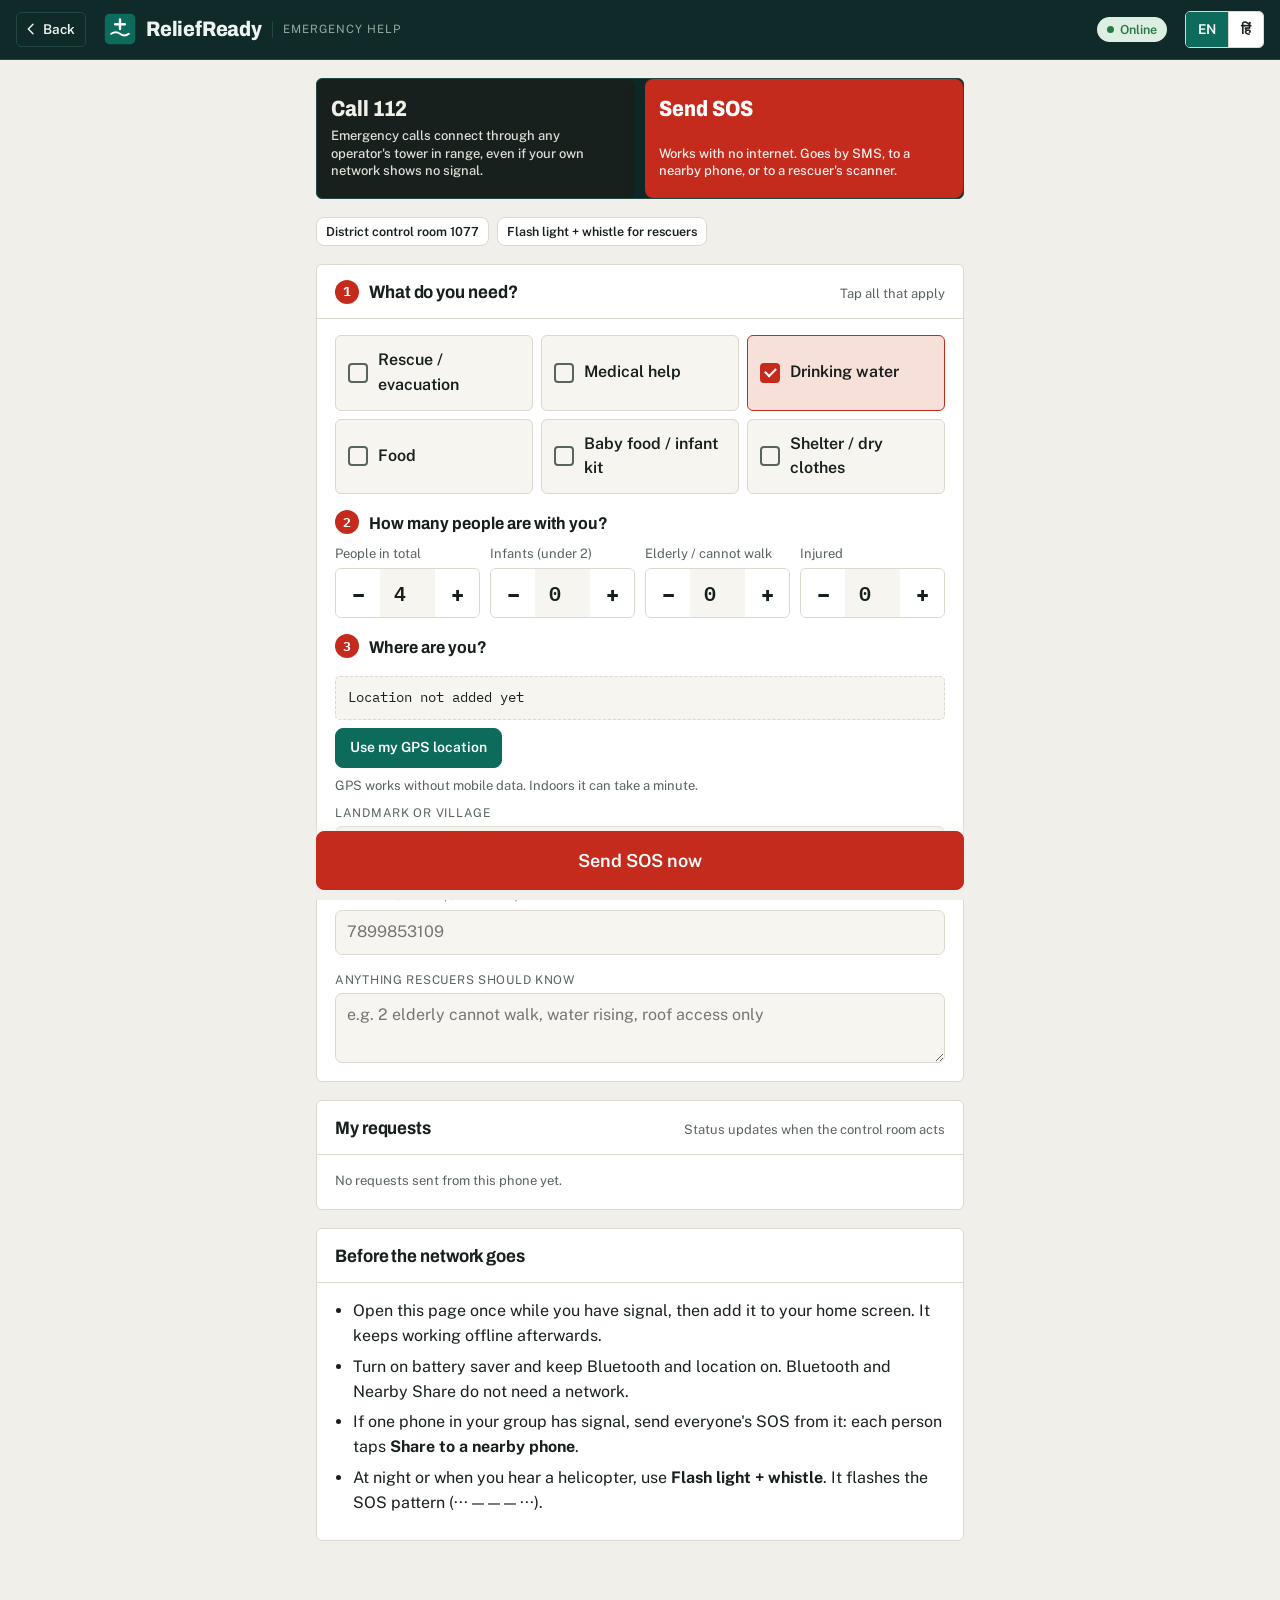
<file: sos.html>
<!doctype html>
<html lang="en">
<head>
<meta charset="utf-8">
<meta name="viewport" content="width=device-width, initial-scale=1, viewport-fit=cover">
<link rel="icon" href="icon.svg">
<title>ReliefReady SOS</title>
<meta name="theme-color" content="#C42E12">
<link rel="manifest" href="manifest.webmanifest">
<link rel="stylesheet" href="https://fonts.googleapis.com/css2?family=Archivo:wdth,wght@75..100,500..800&family=IBM+Plex+Mono:wght@400;500;600&family=Public+Sans:wght@400;500;600;700&family=Noto+Sans+Devanagari:wght@400;600;700&display=swap">
<link rel="stylesheet" href="assets/common.css">
<style>
body{font-size:16px}
body:lang(hi){font-family:"Noto Sans Devanagari",var(--f-body)}
.sosmain{max-width:680px;margin:0 auto;padding-block:18px 40px;display:flex;flex-direction:column;gap:16px}
.hero{display:grid;grid-template-columns:1fr 1fr;gap:10px}
.big{text-align:left;border-radius:8px;border:0;padding:18px 14px;font:800 22px/1.1 var(--f-display);font-stretch:85%;cursor:pointer;text-decoration:none;display:flex;flex-direction:column;align-items:flex-start;gap:6px;min-height:104px;justify-content:space-between}
.big small{font:500 13px/1.35 var(--f-body);opacity:.92}
.big.call{background:var(--ink);color:var(--bg)}
.big.send{background:var(--sos);color:var(--sos-ink)}
@media (max-width:420px){.hero{grid-template-columns:1fr}}
.callrow{display:flex;flex-wrap:wrap;gap:8px;font-size:13.5px}
.needs{display:grid;grid-template-columns:repeat(auto-fit,minmax(150px,1fr));gap:8px}
.need{display:flex;align-items:center;gap:10px;padding:12px;border:1.5px solid var(--line);border-radius:6px;background:var(--sunk);cursor:pointer;font-weight:600;text-align:left}
.need[aria-pressed=true]{border-color:var(--sos);background:var(--sos-soft);color:var(--ink)}
.need .box{width:20px;height:20px;border:2px solid var(--muted);border-radius:4px;flex:none;display:grid;place-items:center}
.need[aria-pressed=true] .box{background:var(--sos);border-color:var(--sos)}
.need[aria-pressed=true] .box::after{content:"";width:9px;height:5px;border:2.5px solid var(--sos-ink);border-top:0;border-right:0;transform:rotate(-45deg) translate(1px,-1px)}
.counts{display:grid;grid-template-columns:repeat(auto-fit,minmax(140px,1fr));gap:10px}
.stepper{display:flex;flex-direction:column;gap:4px}
.stepper div{display:grid;grid-template-columns:44px minmax(0,1fr) 44px;border:1px solid var(--line);border-radius:6px;overflow:hidden;background:var(--sunk)}
.stepper button{border:0;background:var(--surface);font:700 22px var(--f-mono);cursor:pointer}
.stepper input{border:0;text-align:center;font:600 20px var(--f-mono);background:transparent;padding:8px 0}
.loc{display:flex;flex-direction:column;gap:8px}
.locstate{font-family:var(--f-mono);font-size:14px;padding:10px 12px;background:var(--sunk);border:1px dashed var(--line);border-radius:5px}
.sendbar{position:sticky;bottom:0;padding-block:10px calc(10px + env(safe-area-inset-bottom,0px));background:linear-gradient(to top,var(--bg) 70%,transparent)}
.sendbar .btn{width:100%;padding:15px;font-size:18px}
.channels{list-style:none;margin:0;padding:0;display:flex;flex-direction:column}
.channels>li{display:grid;grid-template-columns:34px minmax(0,1fr);gap:4px 12px;padding:14px 0;border-bottom:1px solid var(--line)}
.channels>li:last-child{border-bottom:0}
.channels .n{font:700 20px/1 var(--f-display);color:var(--muted);padding-top:3px}
.channels h3{font-size:17px;display:flex;flex-wrap:wrap;gap:8px;align-items:center}
.channels .body{display:flex;flex-direction:column;gap:8px;min-width:0}
.code{font:500 13.5px/1.5 var(--f-mono);background:var(--sunk);border:1px solid var(--line);border-radius:5px;padding:10px 12px;word-break:break-all;user-select:all}
.qr{background:#fff;padding:10px;border-radius:6px;width:max-content;max-width:100%}
.qr svg{display:block;width:200px;height:200px;max-width:100%}
.strobe{position:fixed;inset:0;z-index:3000;background:#000;color:#fff;display:flex;flex-direction:column;align-items:center;justify-content:flex-end;padding:24px 16px calc(32px + env(safe-area-inset-bottom,0px))}
.strobe.on{background:#fff;color:#000}
.strobe button{font:700 18px var(--f-body);padding:14px 28px;border-radius:8px;border:2px solid currentColor;background:transparent;color:inherit}
.lang{display:inline-flex}
.mine .rows>li{gap:3px}
.tips li{margin-bottom:6px}
.sn{display:inline-grid;place-items:center;width:24px;height:24px;border-radius:50%;background:var(--sos);color:var(--sos-ink);font:700 13px var(--f-mono);margin-right:10px;vertical-align:2px}
.q{font:700 17px var(--f-display);font-stretch:92%;margin-bottom:10px}
.big{box-shadow:0 8px 24px rgba(15,27,45,.12)}
.sosmain{gap:18px}
</style>
<style>[hidden]{display:none!important}img{max-width:100%}</style>
</head>
<body>


<header class="bar"><div class="wrap">
  <a class="backbtn" href="index.html" data-back aria-label="Go back"><svg viewBox="0 0 24 24" width="16" height="16" aria-hidden="true"><path d="M15 5l-7 7 7 7" fill="none" stroke="currentColor" stroke-width="2.2" stroke-linecap="round" stroke-linejoin="round"/></svg>Back</a>
  <a class="logo" href="index.html">${logo}<b>ReliefReady</b><span data-t="tag">Emergency help</span></a>
  <span class="grow"></span>
  <span class="net" id="net">Online</span>
  <div class="seg lang" role="group" aria-label="Language"><button type="button" data-lang="en" aria-pressed="true">EN</button><button type="button" data-lang="hi" aria-pressed="false">हिं</button></div>
</div></header>

<main class="wrap sosmain">
  <div class="hero">
    <a class="big call" href="tel:112" id="call112"><span data-t="call">Call 112</span><small data-t="callsub">Emergency calls connect through any operator's tower in range, even if your own network shows no signal.</small></a>
    <button class="big send" type="button" id="jump"><span data-t="sos">Send SOS</span><small data-t="sossub">Works with no internet. Goes by SMS, to a nearby phone, or to a rescuer's scanner.</small></button>
  </div>
  <div class="callrow"><a class="btn small" href="tel:1077" data-t="call1077">District control room 1077</a><button class="btn small" type="button" id="strobeBtn" data-t="signal">Flash light + whistle for rescuers</button></div>

  <section class="panel" id="form" aria-labelledby="h-need">
    <div class="ph"><h2 id="h-need"><span class="sn">1</span><span data-t="what">What do you need?</span></h2><span class="sub" data-t="pick">Tap all that apply</span></div>
    <div class="pb stack">
      <div class="needs" id="needs"></div>
      <div>
        <div class="q"><span class="sn">2</span><span data-t="who">How many people are with you?</span></div>
        <div class="counts" id="counts"></div>
      </div>
      <div class="loc">
        <div class="q"><span class="sn">3</span><span data-t="where">Where are you?</span></div>
        <div class="locstate" id="locState">Location not added yet</div>
        <div class="btns"><button type="button" class="btn primary" id="gps" data-t="gps">Use my GPS location</button></div>
        <p class="hint" data-t="gpsnote">GPS works without mobile data. Indoors it can take a minute.</p>
        <div class="field"><label for="place" data-t="landmark">Landmark or village</label><input type="text" id="place" placeholder="e.g. Tumbasogu, near the temple"></div>
      </div>
      <div class="grid2">
        <div class="field"><label for="phone" data-t="phone">Phone number (optional)</label><input type="tel" id="phone" inputmode="tel" placeholder="7899853109"></div>
      </div>
      <div class="field"><label for="note" data-t="note">Anything rescuers should know</label><textarea id="note" maxlength="300" placeholder="e.g. 2 elderly cannot walk, water rising, roof access only"></textarea></div>
    </div>
  </section>

  <section class="panel" id="delivery" hidden aria-labelledby="h-del">
    <div class="ph"><h2 id="h-del" data-t="sent">Your SOS is ready</h2><span class="sub" id="delSub"></span></div>
    <div class="pb"><ol class="channels" id="channels"></ol></div>
  </section>

  <section class="panel mine" aria-labelledby="h-mine">
    <div class="ph"><h2 id="h-mine" data-t="mine">My requests</h2><span class="sub" data-t="minesub">Status updates when the control room acts</span></div>
    <div class="pb" id="mine"></div>
  </section>

  <section class="panel" aria-labelledby="h-tips">
    <div class="ph"><h2 id="h-tips" data-t="tips">Before the network goes</h2></div>
    <div class="pb"><ul class="tips" style="margin:0;padding-left:18px">
      <li>Open this page once while you have signal, then add it to your home screen. It keeps working offline afterwards.</li>
      <li>Turn on battery saver and keep Bluetooth and location on. Bluetooth and Nearby Share do not need a network.</li>
      <li>If one phone in your group has signal, send everyone's SOS from it: each person taps <b>Share to a nearby phone</b>.</li>
      <li>At night or when you hear a helicopter, use <b>Flash light + whistle</b>. It flashes the SOS pattern (··· — — — ···).</li>
    </ul></div>
  </section>
  <div class="sendbar" id="sendbar"><button class="btn danger" type="button" id="send" data-t="sendbtn">Send SOS now</button></div>
</main>
<div class="strobe" id="strobe" hidden><button type="button" id="stopStrobe">Stop signal</button></div>

<script src="assets/qrcode.js"></script>
<script src="assets/config.js"></script>
<script src="assets/common.js"></script>
<script>
(function(){
const $ = id => document.getElementById(id);
document.querySelector('.logo').innerHTML = document.querySelector('.logo').innerHTML.replace('${logo}', RR.logo);
RR.netBadge($('net'));

/* i18n */
const T = {
 hi:{tag:'आपातकालीन सहायता',call:'112 पर कॉल करें',callsub:'आपातकालीन कॉल किसी भी कंपनी के नज़दीकी टावर से जुड़ जाती है, भले ही आपके नेटवर्क में सिग्नल न हो।',sos:'SOS भेजें',sossub:'इंटरनेट के बिना भी काम करता है। SMS, पास के फ़ोन या बचावकर्मी के स्कैनर से जाता है।',call1077:'ज़िला नियंत्रण कक्ष 1077',signal:'बचावकर्मियों के लिए रोशनी + सीटी',what:'आपको क्या चाहिए?',pick:'जो भी लागू हो, चुनें',who:'आपके साथ कितने लोग हैं?',where:'आप कहाँ हैं?',gps:'मेरी GPS लोकेशन लें',gpsnote:'GPS बिना मोबाइल डेटा के काम करता है। घर के अंदर एक मिनट लग सकता है।',landmark:'पहचान का स्थान या गाँव',phone:'फ़ोन नंबर (वैकल्पिक)',note:'बचावकर्मियों को और क्या जानना चाहिए',sent:'आपका SOS तैयार है',mine:'मेरे अनुरोध',minesub:'नियंत्रण कक्ष के कार्रवाई करने पर स्थिति बदलेगी',tips:'नेटवर्क जाने से पहले',sendbtn:'अभी SOS भेजें',people:'कुल लोग',infants:'शिशु (2 वर्ष से कम)',elderly:'बुज़ुर्ग / चल नहीं सकते',injured:'घायल'},
 en:{people:'People in total',infants:'Infants (under 2)',elderly:'Elderly / cannot walk',injured:'Injured'}
};
const EN = {}; document.querySelectorAll('[data-t]').forEach(el => EN[el.dataset.t] = el.textContent);
let lang = 'en'; try{ lang = localStorage.getItem('rr.lang') || 'en'; }catch(e){}
const t = k => (T[lang]&&T[lang][k]) || T.en[k] || EN[k] || k;
function applyLang(){
  document.documentElement.lang = lang;
  document.querySelectorAll('[data-t]').forEach(el => el.textContent = t(el.dataset.t));
  document.querySelectorAll('[data-lang]').forEach(b => b.setAttribute('aria-pressed', b.dataset.lang===lang));
  renderNeeds(); renderCounts();
}
document.querySelectorAll('[data-lang]').forEach(b => b.onclick = () => { lang = b.dataset.lang; try{ localStorage.setItem('rr.lang', lang); }catch(e){} applyLang(); });

/* form state */
const F = {needs:new Set(['water']), people:4, infants:0, elderly:0, injured:0, lat:null, lon:null, acc:null};
function renderNeeds(){
  $('needs').innerHTML = RR.NEEDS.map(n => `<button type="button" class="need" data-need="${n.k}" aria-pressed="${F.needs.has(n.k)}"><span class="box"></span>${lang==='hi'?n.hi:n.en}</button>`).join('');
}
function renderCounts(){
  $('counts').innerHTML = ['people','infants','elderly','injured'].map(k => `<div class="stepper"><label class="lbl" for="c-${k}" style="text-transform:none;letter-spacing:0;font-size:13px">${t(k)}</label><div><button type="button" data-step="${k}" data-d="-1" aria-label="Fewer">−</button><input type="number" id="c-${k}" min="0" max="999" value="${F[k]}" data-count="${k}"><button type="button" data-step="${k}" data-d="1" aria-label="More">+</button></div></div>`).join('');
}
document.addEventListener('click', e => {
  const n = e.target.closest('[data-need]'); if(n){ const k = n.dataset.need; F.needs.has(k)?F.needs.delete(k):F.needs.add(k); n.setAttribute('aria-pressed', F.needs.has(k)); return; }
  const s = e.target.closest('[data-step]'); if(s){ const k = s.dataset.step; F[k] = Math.max(k==='people'?1:0, (F[k]|0) + +s.dataset.d); $('c-'+k).value = F[k]; }
});
document.addEventListener('change', e => { if(e.target.dataset.count){ const k=e.target.dataset.count; F[k]=Math.max(k==='people'?1:0, Math.round(+e.target.value||0)); e.target.value=F[k]; } });
$('jump').onclick = () => $('form').scrollIntoView({behavior:'smooth'});

/* GPS */
function locText(){ $('locState').textContent = F.lat!=null ? `${F.lat.toFixed(5)}, ${F.lon.toFixed(5)}  ·  ±${Math.round(F.acc)} m` : 'Location not added yet'; }
$('gps').onclick = () => {
  if(!navigator.geolocation){ $('locState').textContent = 'This phone cannot share its location here. Type a landmark below.'; return; }
  $('locState').textContent = 'Finding your position…';
  navigator.geolocation.getCurrentPosition(p => { F.lat = p.coords.latitude; F.lon = p.coords.longitude; F.acc = p.coords.accuracy; locText(); },
    err => { $('locState').textContent = err.code===1 ? 'Location permission was refused. Type a landmark below so rescuers can find you.' : 'Could not get a GPS fix. Move near a window or type a landmark below.'; },
    {enableHighAccuracy:true, timeout:60000, maximumAge:120000});
};

/* send */
let current = null;
$('send').onclick = () => {
  if(F.lat==null && !$('place').value.trim()){ RR.toast('Add your GPS location or a landmark first.'); $('gps').focus(); return; }
  const s = {id:'sos-'+Date.now().toString(36), createdAt:Date.now(), lat:F.lat, lon:F.lon, place:$('place').value.trim(), people:F.people, infants:F.infants, elderly:F.elderly, injured:F.injured,
    needs:[...F.needs], note:$('note').value.trim(), phone:$('phone').value.trim(), channel:'app', status:'new'};
  s.code = RR.encodeSOS(s);
  current = s;
  try{ const m = JSON.parse(localStorage.getItem('rr.mine')||'[]'); m.unshift(s.id); localStorage.setItem('rr.mine', JSON.stringify(m.slice(0,20))); localStorage.setItem('rr.mine.'+s.id, JSON.stringify(s)); }catch(e){}
  let net;
  if(!RR.CONFIG.api){ RR.store.put('sos', s); net = 'demo'; }
  else if(RR.online()){ RR.store.put('sos', s); net = 'sending'; const p = RR.store.lastPush; p && p.then(ok => { if(current===s) renderDelivery(ok ? 'sent' : 'retry'); }); }
  else { RR.outbox.add({col:'sos', doc:s}); net = 'queued'; }
  renderDelivery(net);
  $('delivery').hidden = false; $('delivery').scrollIntoView({behavior:'smooth'});
  renderMine();
};
document.addEventListener('rr-outbox-sent', () => { if(current) renderDelivery('sent'); });

function renderDelivery(net){
  const s = current, code = s.code;
  $('delSub').textContent = 'Reference '+s.id.slice(4).toUpperCase();
  const sms = `sms:${RR.CONFIG.smsGateway}?body=${encodeURIComponent(code)}`;
  let qr = ''; try{ const q = qrcode(0,'M'); q.addData(code); q.make(); qr = q.createSvgTag({cellSize:4, margin:2, scalable:true}); }catch(e){ qr=''; }
  $('channels').innerHTML = `
  <li><span class="n">1</span><div class="body"><h3>Internet ${({sent:'<span class="pill ok">Delivered to control room</span>', sending:'<span class="pill info">Sending…</span>', retry:'<span class="pill warn">Server not answering, retrying</span>', demo:'<span class="pill warn">Demo mode: not shared</span>'})[net] || '<span class="pill warn">No signal, queued</span>'}</h3>
    <p class="hint">${({sent:'The district control room can see your request and location now.', sending:'Sending to the district control room. If the server was idle this can take up to a minute.', retry:'Saved on this phone. It is sent again automatically every 15 seconds until the control room server answers. Use SMS below meanwhile.', demo:'This site has no server address set, so the request is saved only on this phone and the control room cannot see it. Set RR_API_URL in assets/config.js.'})[net] || 'Saved on this phone. It sends by itself the moment any data signal returns. Use the options below meanwhile.'}</p></div></li>
  <li><span class="n">2</span><div class="body"><h3>SMS <span class="pill info">Needs only 1 bar of 2G</span></h3>
    <p class="hint">Sends this short code to the ReliefReady SMS line (${RR.esc(RR.CONFIG.smsGateway)}). The control room reads it automatically.</p>
    <div class="code" id="code">${RR.esc(code)}</div>
    <div class="btns"><a class="btn primary" href="${sms}">Send as SMS</a><button type="button" class="btn" id="copyCode">Copy code</button></div></div></li>
  <li><span class="n">3</span><div class="body"><h3>Share to a nearby phone <span class="pill info">Bluetooth · Nearby/Quick Share · WhatsApp</span></h3>
    <p class="hint">No network at all? Pass your SOS to anyone nearby, over Bluetooth or Quick Share. Whoever reaches signal first forwards it. Aid drivers carry these out automatically.</p>
    <div class="btns"><button type="button" class="btn primary" id="share">Share to a nearby phone</button></div></div></li>
  <li><span class="n">4</span><div class="body"><h3>Show to a rescuer or aid driver</h3>
    <p class="hint">Rescue teams and ReliefReady drivers scan this code. It holds your full request, so it works with no signal on either phone.</p>
    ${qr?`<div class="qr" role="img" aria-label="QR code of your SOS">${qr}</div>`:''}</div></li>`;
  $('copyCode').onclick = e => RR.copy(code, e.target);
  $('share').onclick = async () => {
    const text = `SOS from ReliefReady. Please forward to ${RR.CONFIG.smsGateway} by SMS or to the district control room (1077):\n${code}`;
    try{
      if(navigator.share){
        let files; try{ files = [new File([text], 'SOS-'+s.id.slice(4)+'.txt', {type:'text/plain'})]; }catch(e){}
        if(files && navigator.canShare && navigator.canShare({files})) await navigator.share({title:'SOS', text, files});
        else await navigator.share({title:'SOS', text});
      } else { RR.copy(text); RR.toast('Sharing is not available here. The SOS text is copied; paste it into Bluetooth or a message.'); }
    }catch(e){ if(e && e.name!=='AbortError') { RR.copy(text); RR.toast('Sharing was blocked here. The SOS text is copied instead.'); } }
  };
}

/* my requests */
const STATUS = {new:['Received, waiting for review','warn'], verified:['Verified by control room','info'], assigned:['Help assigned, vehicle on the way','info'], served:['Aid delivered','ok'], escalated:['Sent to rescue agencies','bad']};
function renderMine(){
  let ids = []; try{ ids = JSON.parse(localStorage.getItem('rr.mine')||'[]'); }catch(e){}
  const out = RR.outbox.all().map(x=>x.doc.id);
  if(!ids.length){ $('mine').innerHTML = '<p class="hint">No requests sent from this phone yet.</p>'; return; }
  $('mine').innerHTML = '<ul class="rows">'+ids.map(id => {
    let s = RR.CONFIG.api ? null : RR.store.get('sos', id); let local = null; try{ local = JSON.parse(localStorage.getItem('rr.mine.'+id)||'null'); }catch(e){}
    s = s || local; if(!s) return '';
    const st = out.includes(id) ? ['Queued on this phone, no signal yet','warn'] : (STATUS[s.status]||STATUS.new);
    return `<li><div class="rowhead"><b>${RR.esc(s.place||'GPS '+(s.lat||0).toFixed(3)+', '+(s.lon||0).toFixed(3))}</b><span class="pill ${st[1]}">${st[0]}</span></div>
      <span class="meta">${s.people} people · ${(s.needs||[]).map(k=>RR.NEEDS.find(n=>n.k===k)?.en).join(', ')} · ${RR.ago(s.createdAt)}</span></li>`;
  }).join('')+'</ul>';
}
RR.store.on(renderMine);
async function refreshStatuses(){
  if(!RR.CONFIG.api) return; let ids = []; try{ ids = JSON.parse(localStorage.getItem('rr.mine')||'[]'); }catch(e){}
  for(const id of ids.slice(0,10)){ const r = await RR.publicStatus(id); if(r){ try{ const l = JSON.parse(localStorage.getItem('rr.mine.'+id)||'null'); if(l && l.status!==r.status){ l.status = r.status; localStorage.setItem('rr.mine.'+id, JSON.stringify(l)); } }catch(e){} } }
  renderMine();
}
refreshStatuses(); setInterval(refreshStatuses, 30000);

/* strobe + whistle in SOS pattern */
let strobeTimer = null, ac = null;
const PATTERN = [1,1,1,1,1,3, 3,1,3,1,3,3, 1,1,1,1,1,7]; // on/off units: S O S gap
$('strobeBtn').onclick = () => {
  $('strobe').hidden = false;
  try{ document.documentElement.requestFullscreen && document.documentElement.requestFullscreen().catch(()=>{}); }catch(e){}
  try{ ac = new (window.AudioContext||window.webkitAudioContext)(); }catch(e){ ac = null; }
  let i = 0; const unit = 220;
  const tick = () => {
    const on = i%2===0, d = PATTERN[i%PATTERN.length]*unit;
    $('strobe').classList.toggle('on', on);
    if(on && ac){ const o = ac.createOscillator(), g = ac.createGain(); o.frequency.value = 3150; g.gain.value = .5; o.connect(g).connect(ac.destination); o.start(); o.stop(ac.currentTime + d/1000); }
    i++; strobeTimer = setTimeout(tick, d);
  };
  tick();
};
$('stopStrobe').onclick = () => { clearTimeout(strobeTimer); $('strobe').hidden = true; try{ ac && ac.close(); }catch(e){} try{ document.fullscreenElement && document.exitFullscreen(); }catch(e){} };

applyLang(); renderMine(); RR.outbox.flush();
})();
</script>

</body>
</html>
</file>
<file: assets/common.css>
/* ReliefReady shared styles. Operations-room look: deep petrol-green chrome, warm paper working surfaces, one teal accent, red reserved for emergencies. */
:root{
  --bg:#F1EFE9; --surface:#FFFFFF; --sunk:#F7F5F0; --ink:#17201D; --muted:#59645E; --line:#DCD8CE;
  --accent:#0D6B5B; --accent-soft:#DCEEE8; --accent-ink:#FFFFFF;
  --navy:#0F2A28; --navy-2:#173B38; --navy-ink:#EDF3F0; --navy-muted:#93ACA5; --navy-line:#214643;
  --sos:#C42B1C; --sos-ink:#FFFFFF; --sos-soft:#F8E0DA;
  --ok:#2A7845; --ok-bg:#DCEFE2; --warn:#975A00; --warn-bg:#F7E7C6; --bad:#BA2E1C; --bad-bg:#F7DDD7;
  --map:#E4E6DE; --boat:#0B7380;
  --shadow:none;
  --f-display:"Archivo","Arial Narrow",Arial,sans-serif;
  --f-body:"Public Sans",system-ui,-apple-system,"Segoe UI",sans-serif;
  --f-mono:"IBM Plex Mono",ui-monospace,SFMono-Regular,Menlo,monospace;
  --r:6px;
}
@media (prefers-color-scheme: dark){:root:not([data-theme="light"]){
  --bg:#0C1312; --surface:#131C1A; --sunk:#101816; --ink:#E6EEEA; --muted:#94A49E; --line:#25322E;
  --accent:#5BC6AC; --accent-soft:#12372F; --accent-ink:#04110D;
  --navy:#081210; --navy-2:#12221F; --navy-ink:#E6EEEA; --navy-muted:#8DA39C; --navy-line:#1C2F2B;
  --sos:#F06A4F; --sos-ink:#170805; --sos-soft:#3D1F16;
  --ok:#62BE88; --ok-bg:#15301F; --warn:#E1AA4E; --warn-bg:#36290F; --bad:#F2825A; --bad-bg:#3B1C14;
  --map:#14201D; --boat:#4FC3CF; --shadow:0 1px 2px rgba(0,0,0,.3); color-scheme:dark}}
:root[data-theme="dark"]{
  --bg:#0C1312; --surface:#131C1A; --sunk:#101816; --ink:#E6EEEA; --muted:#94A49E; --line:#25322E;
  --accent:#5BC6AC; --accent-soft:#12372F; --accent-ink:#04110D;
  --navy:#081210; --navy-2:#12221F; --navy-ink:#E6EEEA; --navy-muted:#8DA39C; --navy-line:#1C2F2B;
  --sos:#F06A4F; --sos-ink:#170805; --sos-soft:#3D1F16;
  --ok:#62BE88; --ok-bg:#15301F; --warn:#E1AA4E; --warn-bg:#36290F; --bad:#F2825A; --bad-bg:#3B1C14;
  --map:#14201D; --boat:#4FC3CF; --shadow:0 1px 2px rgba(0,0,0,.3); color-scheme:dark}
*{box-sizing:border-box}
html,body{margin:0}
body{background:var(--bg);color:var(--ink);font:15px/1.55 var(--f-body)}
h1,h2,h3{font-family:var(--f-display);font-stretch:92%;margin:0;text-wrap:balance;letter-spacing:-.005em}
.mono,.num{font-family:var(--f-mono);font-variant-numeric:tabular-nums}
.wrap{max-width:1320px;margin:0 auto;padding-left:max(16px,env(safe-area-inset-left,0px));padding-right:max(16px,env(safe-area-inset-right,0px))}
button,input,select,textarea{font:inherit;color:inherit}
:focus-visible{outline:2px solid var(--accent);outline-offset:2px}
a{color:var(--accent)}
.hint{color:var(--muted);font-size:13px;margin:0}

/* top bar: navy brand chrome */
.bar{background:var(--navy);color:var(--navy-ink);border-bottom:1px solid var(--navy-line);position:sticky;top:env(safe-area-inset-top,0px);z-index:900}
body::before{content:"";position:fixed;inset:0 0 auto;height:env(safe-area-inset-top,0px);z-index:1000;background:var(--navy)}
.bar .wrap{display:flex;flex-wrap:wrap;align-items:center;gap:8px 18px;padding-block:11px}
.logo{display:flex;align-items:center;gap:10px;text-decoration:none;color:var(--ink);min-width:0}
.bar .logo,.side .logo,.brandside .logo{color:var(--navy-ink)}
.logo svg{width:32px;height:32px;flex:none}
.logo b{font:800 21px/1 var(--f-display);font-stretch:90%;letter-spacing:-.01em}
.logo span{font-size:11.5px;color:var(--muted);text-transform:uppercase;letter-spacing:.09em;white-space:nowrap;border-left:1px solid var(--line);padding-left:10px}
.bar .logo span{color:var(--navy-muted);border-color:var(--navy-line)}
@media (max-width:560px){.logo span{display:none}}
.bar .grow{flex:1}
.who{display:flex;align-items:center;gap:10px;font-size:13.5px;min-width:0}
.bar .who .hint{color:var(--navy-muted)}
.bar .btn{background:transparent;border-color:var(--navy-line);color:var(--navy-ink)}
.bar .btn:hover{border-color:var(--navy-muted);color:#fff}
.net{display:inline-flex;align-items:center;gap:6px;font-size:12.5px;font-weight:600;padding:3px 10px;border-radius:999px;background:var(--ok-bg);color:var(--ok);white-space:nowrap}
.net::before{content:"";width:7px;height:7px;border-radius:50%;background:currentColor}
.net.off{background:var(--bad-bg);color:var(--bad)}

/* panels */
.panel{background:var(--surface);border:1px solid var(--line);border-radius:var(--r);min-width:0;box-shadow:var(--shadow)}
.ph{display:flex;flex-wrap:wrap;gap:6px 14px;align-items:baseline;justify-content:space-between;padding:14px 18px 11px;border-bottom:1px solid var(--line)}
.ph h2{font-size:18px;font-weight:700}
.ph .sub{color:var(--muted);font-size:13px}
.pb{padding:16px 18px 18px}
.stack{display:flex;flex-direction:column;gap:16px;min-width:0}

/* forms */
.grid2{display:grid;grid-template-columns:repeat(auto-fit,minmax(150px,1fr));gap:12px}
.field{display:flex;flex-direction:column;gap:4px;min-width:0}
.field label,.lbl{font-size:12px;color:var(--muted);text-transform:uppercase;letter-spacing:.06em}
input[type=number],input[type=text],input[type=password],input[type=tel],select,textarea{background:var(--sunk);border:1px solid var(--line);border-radius:7px;padding:9px 11px;width:100%;min-width:0}
input:focus,select:focus,textarea:focus{outline:2px solid var(--accent-soft);border-color:var(--accent)}
textarea{resize:vertical;min-height:70px}
input[type=number]{font-family:var(--f-mono)}
.btn{background:var(--surface);border:1px solid var(--line);border-radius:8px;padding:8px 14px;cursor:pointer;font-weight:600;font-size:14px;display:inline-flex;align-items:center;justify-content:center;gap:7px;text-decoration:none;color:var(--ink)}
.btn:hover{border-color:var(--accent);color:var(--accent)}
.btn.primary{background:var(--accent);border-color:var(--accent);color:var(--accent-ink)}
.btn.primary:hover{color:var(--accent-ink);filter:brightness(1.08)}
.btn.danger{background:var(--sos);border-color:var(--sos);color:var(--sos-ink)}
.btn.danger:hover{color:var(--sos-ink);filter:brightness(1.08)}
.btn.small{padding:4px 9px;font-size:12.5px}
.btn[disabled]{opacity:.5;cursor:not-allowed}
.btns{display:flex;flex-wrap:wrap;gap:8px}
.seg{display:inline-flex;border:1px solid var(--line);border-radius:5px;overflow:hidden;flex-wrap:wrap}
.seg button{border:0;background:var(--surface);color:var(--ink);padding:7px 12px;cursor:pointer;font-weight:600;font-size:13.5px;border-right:1px solid var(--line)}
.seg button:last-child{border-right:0}
.seg button[aria-pressed=true]{background:var(--accent);color:var(--accent-ink)}

.pill{display:inline-block;padding:2px 8px;border-radius:999px;font-size:12px;font-weight:600;white-space:nowrap;background:var(--sunk);color:var(--muted)}
.pill.ok{background:var(--ok-bg);color:var(--ok)} .pill.warn{background:var(--warn-bg);color:var(--warn)} .pill.bad{background:var(--bad-bg);color:var(--bad)} .pill.info{background:var(--accent-soft);color:var(--accent)}

table{border-collapse:collapse;width:100%;font-size:13.5px}
th{text-align:left;font-weight:600;font-size:11.5px;text-transform:uppercase;letter-spacing:.06em;color:var(--muted);padding:8px 10px;border-bottom:1px solid var(--line);white-space:nowrap}
td{padding:9px 10px;border-bottom:1px solid var(--line);vertical-align:top}
tr:last-child td{border-bottom:0}
.tw{overflow-x:auto}

/* list rows */
.rows{list-style:none;margin:0;padding:0}
.rows>li{padding:11px 0;border-bottom:1px solid var(--line);display:flex;flex-direction:column;gap:5px}
.rows>li:last-child{border-bottom:0}
.rowhead{display:flex;flex-wrap:wrap;gap:6px 10px;align-items:center}
.meta{font-size:12.5px;color:var(--muted)}

/* map */
.mapbox{position:relative;background:var(--map);min-height:320px}
.mapbox .leaflet-container{background:var(--map);font:13px var(--f-body);height:100%;min-height:inherit}
.mapnote{position:absolute;left:10px;bottom:10px;z-index:500;background:var(--surface);border:1px solid var(--line);border-radius:4px;padding:5px 9px;font-size:12px;color:var(--muted);max-width:calc(100% - 20px)}
.leaflet-popup-content-wrapper,.leaflet-popup-tip{background:var(--surface);color:var(--ink)}
.leaflet-popup-content{margin:10px 12px;font-size:13px;line-height:1.45}
.leaflet-bar a{background:var(--surface);color:var(--ink);border-bottom-color:var(--line)}
.leaflet-control-attribution{background:color-mix(in srgb,var(--surface) 85%,transparent)!important;color:var(--muted)}
.leaflet-control-attribution a{color:var(--accent)}
.pin{width:18px;height:18px;border-radius:50%;border:2.5px solid var(--surface);box-shadow:0 0 0 1px rgba(0,0,0,.25)}
.pin.sos{background:var(--sos)} .pin.stop{background:var(--accent)} .pin.done{background:var(--ok)} .pin.drv{background:var(--ink);border-radius:4px}
.pin.depot{background:var(--ink);border-radius:3px;width:16px;height:16px}
.veh{position:relative;width:34px;height:34px;border-radius:50%;background:var(--surface);border:2.5px solid var(--accent);color:var(--accent);display:grid;place-items:center;box-shadow:0 2px 6px rgba(0,0,0,.3)}
.veh svg{width:22px;height:22px}
.veh.boat{border-color:var(--boat);color:var(--boat)}
.veh.mine{background:var(--accent);color:var(--accent-ink);border-color:var(--surface)}
.veh.boat.mine{background:var(--boat);color:var(--surface)}
.veh span{position:absolute;left:50%;top:100%;transform:translateX(-50%);margin-top:3px;white-space:nowrap;font:600 11px/1.3 var(--f-body);background:var(--surface);color:var(--ink);padding:1px 6px;border-radius:3px;border:1px solid var(--line)}
.vlegend{display:flex;flex-wrap:wrap;gap:6px 14px;font-size:12.5px;color:var(--muted);align-items:center}
.vlegend svg{width:16px;height:16px;vertical-align:-3px;margin-right:4px;color:var(--accent)}
.vlegend .b svg{color:var(--boat)}
.hz{width:22px;height:22px;border-radius:4px;background:var(--bad);color:#fff;font:800 13px/22px var(--f-mono);text-align:center;transform:rotate(45deg);border:2px solid var(--surface)}
.hz span{display:block;transform:rotate(-45deg)}
.hz.safe{background:var(--ok)}
.pulse{animation:pulse 1.6s ease-out infinite}
@keyframes pulse{0%{box-shadow:0 0 0 0 color-mix(in srgb,var(--sos) 70%,transparent)}100%{box-shadow:0 0 0 14px transparent}}
@media (prefers-reduced-motion:reduce){.pulse{animation:none}}

/* sign-in: brand panel + form */
.signin{min-height:100vh;display:grid;grid-template-columns:minmax(0,1fr) minmax(0,1fr)}
.signin .brandside{background-color:var(--navy);background-image:linear-gradient(180deg,rgba(6,22,20,.72) 0%,rgba(6,22,20,.38) 38%,rgba(6,22,20,.55) 62%,rgba(6,22,20,.94) 100%),var(--photo-local,none),var(--photo,none),var(--photo-alt,none),var(--photo-art,none);background-size:cover;background-position:center 35%;background-repeat:no-repeat;color:#fff;text-shadow:0 1px 3px rgba(0,0,0,.45);padding:48px max(32px,env(safe-area-inset-left,0px)) 40px;display:flex;flex-direction:column;gap:28px;justify-content:space-between}
.signin .brandside h2{font-size:clamp(28px,3.4vw,42px);line-height:1.08;font-weight:800;max-width:16ch}
.signin .brandside .motto{font:500 clamp(16px,1.5vw,19px)/1.45 var(--f-body);max-width:34ch;margin:16px 0 0;padding-left:14px;border-left:3px solid #E8A33D;color:#fff}
.signin .brandside ul{list-style:none;margin:26px 0 0;padding:0;display:flex;flex-direction:column;gap:10px;max-width:44ch;color:rgba(255,255,255,.86);font-size:14.5px}
.signin .brandside li{display:flex;gap:10px}
.signin .brandside li::before{content:"";flex:none;width:8px;height:8px;margin-top:7px;border-radius:2px;background:var(--accent)}
.signin .brandside .foot{color:rgba(255,255,255,.78);font-size:12.5px;display:flex;flex-direction:column;gap:4px}
.signin .brandside .credit{font-size:11px;color:rgba(255,255,255,.62)}
.signin .brandside .credit a{color:inherit}
.signin .formside{display:flex;align-items:center;justify-content:center;padding:32px max(16px,env(safe-area-inset-right,0px)) 32px 16px}
.signin .card{width:100%;max-width:400px}
.signin h1{font-size:28px;margin-bottom:6px}
.signin form{display:flex;flex-direction:column;gap:14px;margin-top:22px}
.signin form .btn{padding:11px}
.demo{margin-top:20px;border-top:1px solid var(--line);padding-top:14px;display:flex;flex-direction:column;gap:8px}
.demo summary{cursor:pointer}
.demo button{text-align:left;justify-content:flex-start}
@media (max-width:820px){.signin{grid-template-columns:minmax(0,1fr)}.signin .brandside{padding:24px max(16px,env(safe-area-inset-left,0px));gap:14px}.signin .brandside ul,.signin .brandside .foot>span:first-child{display:none}.signin .brandside{min-height:300px}.signin .brandside h2{font-size:24px}.signin .brandside .motto{font-size:15px}}
.err{color:var(--bad);font-size:13.5px;min-height:1.2em;margin:0}

.toast{position:fixed;left:50%;transform:translateX(-50%);bottom:calc(18px + env(safe-area-inset-bottom,0px));background:var(--ink);color:var(--bg);padding:10px 16px;border-radius:6px;font-size:14px;z-index:2000;max-width:calc(100% - 32px);box-shadow:0 6px 24px rgba(0,0,0,.25)}
.tabs{display:flex;gap:2px;overflow-x:auto;border-bottom:1px solid var(--line);background:var(--surface)}
.tabs button{border:0;background:none;padding:11px 14px;font-weight:600;font-size:14px;color:var(--muted);cursor:pointer;border-bottom:3px solid transparent;white-space:nowrap}
.tabs button[aria-selected=true]{color:var(--ink);border-bottom-color:var(--accent)}
.livechip{display:inline-flex;align-items:center;gap:7px;font-size:12.5px;font-weight:600;color:var(--ok);background:var(--ok-bg);padding:4px 10px;border-radius:999px}
.livechip i{width:8px;height:8px;border-radius:50%;background:currentColor;animation:pulse2 2s ease-out infinite}
.livechip.off{color:var(--warn);background:var(--warn-bg)}.livechip.off i{animation:none}
@keyframes pulse2{0%{box-shadow:0 0 0 0 color-mix(in srgb,currentColor 60%,transparent)}100%{box-shadow:0 0 0 8px transparent}}
@media (prefers-reduced-motion:reduce){.livechip i{animation:none}}
.count{display:inline-block;min-width:20px;padding:0 6px;border-radius:999px;background:var(--sos);color:var(--sos-ink);font:600 11.5px/18px var(--f-mono);text-align:center;margin-left:4px}
.count:empty,.count[data-n="0"]{display:none}
.timeline{list-style:none;margin:6px 0 0;padding:0 0 0 14px;border-left:2px solid var(--line);font-size:12.5px;display:flex;flex-direction:column;gap:3px}
.timeline time{font-family:var(--f-mono);color:var(--muted);margin-right:6px}
footer.foot{color:var(--muted);font-size:12.5px;padding-block:24px 32px}
/* impact zones */
.zn{stroke-width:1.5}
.zn-red{stroke:var(--bad);fill:var(--bad)}
.zn-landslide{stroke:#8A4B1C;fill:#A65E26}
.zn-flooded{stroke:#1F6FB2;fill:#2F86D1}
.zn-caution{stroke:var(--warn);fill:var(--warn)}
.zn-relief{stroke:var(--ok);fill:var(--ok)}
.zn-info{stroke:var(--accent);fill:var(--accent)}
.zl{display:inline-block;width:14px;height:10px;border-radius:2px;margin-right:5px;vertical-align:-1px;border:1.5px solid;opacity:.85}
.zl.zn-red{background:var(--bad-bg);border-color:var(--bad)} .zl.zn-landslide{background:#E9CDB4;border-color:#8A4B1C}
.zl.zn-flooded{background:#C9DFF2;border-color:#1F6FB2} .zl.zn-caution{background:var(--warn-bg);border-color:var(--warn)}
.zl.zn-relief{background:var(--ok-bg);border-color:var(--ok)} .zl.zn-info{background:transparent;border-style:dashed;border-color:var(--accent)}
.leaflet-control-layers{background:var(--surface);color:var(--ink);border:1px solid var(--line)!important;box-shadow:0 2px 8px rgba(0,0,0,.2)!important}
.leaflet-control-layers-expanded{padding:8px 10px;font-size:13px}
.drawbar{position:absolute;top:10px;left:50%;transform:translateX(-50%);z-index:700;background:var(--accent);color:var(--accent-ink);padding:6px 10px;border-radius:5px;font-weight:600;font-size:13px;display:flex;gap:8px;align-items:center;flex-wrap:wrap;max-width:calc(100% - 20px)}
.drawbar button{background:transparent;border:1px solid currentColor;color:inherit;border-radius:4px;padding:2px 8px;cursor:pointer;font-weight:600}

/* district outline, live location, back button */
.dmask{fill:#0F2A28}
.dline{stroke:#0F2A28;stroke-dasharray:6 4}
:root[data-theme="dark"] .dline{stroke:#E9ECEF}
@media (prefers-color-scheme: dark){:root:not([data-theme="light"]) .dline{stroke:#E9ECEF}}
.locbtn{width:34px;height:34px;display:grid;place-items:center;background:var(--surface);color:var(--ink);border:2px solid rgba(0,0,0,.2);border-radius:4px;cursor:pointer;background-clip:padding-box}
.locbtn.on{color:#1A73E8}
.me{width:18px;height:18px;border-radius:50%;background:#1A73E8;border:3px solid #fff;box-shadow:0 0 0 0 rgba(26,115,232,.6);animation:mepulse 2s infinite}
@keyframes mepulse{0%{box-shadow:0 0 0 0 rgba(26,115,232,.55)}100%{box-shadow:0 0 0 14px rgba(26,115,232,0)}}
@media (prefers-reduced-motion:reduce){.me{animation:none}}
.meacc{stroke:#1A73E8;fill:#1A73E8;fill-opacity:.12}
.backbtn{display:inline-flex;align-items:center;gap:4px;color:var(--navy-ink);text-decoration:none;font-weight:600;font-size:13.5px;padding:6px 10px 6px 6px;border:1px solid var(--navy-line);border-radius:5px;white-space:nowrap}
.backbtn:hover{background:var(--navy-2)}

/* dashboard banner: illustration + one motivating line */
.hero{border-radius:var(--r);overflow:hidden;background:var(--navy);color:#fff;border:1px solid var(--navy-line)}
.hero:empty{display:none}
.hero-in{display:grid;grid-template-columns:minmax(0,1fr) minmax(0,1.2fr);min-height:200px}
.hero-t{padding:22px 26px;display:flex;flex-direction:column;gap:7px;justify-content:center;position:relative;z-index:1}
.hero .eyebrow{font:600 11.5px/1.3 var(--f-mono);letter-spacing:.12em;text-transform:uppercase;color:#9DD4C4}
.hero h2{font:800 clamp(22px,2.5vw,32px)/1.12 var(--f-display);font-stretch:92%;color:#fff;max-width:22ch;margin:0}
.hero p{margin:0;color:rgba(255,255,255,.8);font-size:14.5px;line-height:1.5;max-width:54ch}
.hero .hx{display:flex;flex-wrap:wrap;gap:8px 18px;margin-top:6px;font-size:13px;color:rgba(255,255,255,.85)}
.hero .hx b{font:600 18px var(--f-mono);color:#fff;margin-right:5px}
.hero-a{position:relative;min-height:200px}
.hero-a .art{position:absolute;inset:0;width:100%;height:100%;display:block}
.hero-a::before{content:"";position:absolute;inset:0 auto 0 0;width:80px;background:linear-gradient(90deg,var(--navy),transparent);z-index:1}
.hero-in.map .hero-a::before{display:none}
.hero-in.map .hero-a .art{inset:8px}
@media (max-width:760px){.hero-in{grid-template-columns:minmax(0,1fr)}.hero-a{min-height:150px;order:-1}.hero-a::before{inset:auto 0 0 0;width:auto;height:50px;background:linear-gradient(0deg,var(--navy),transparent)}.hero-t{padding:16px 18px 20px}.hero-in.map .hero-a{min-height:210px}}
</file>
